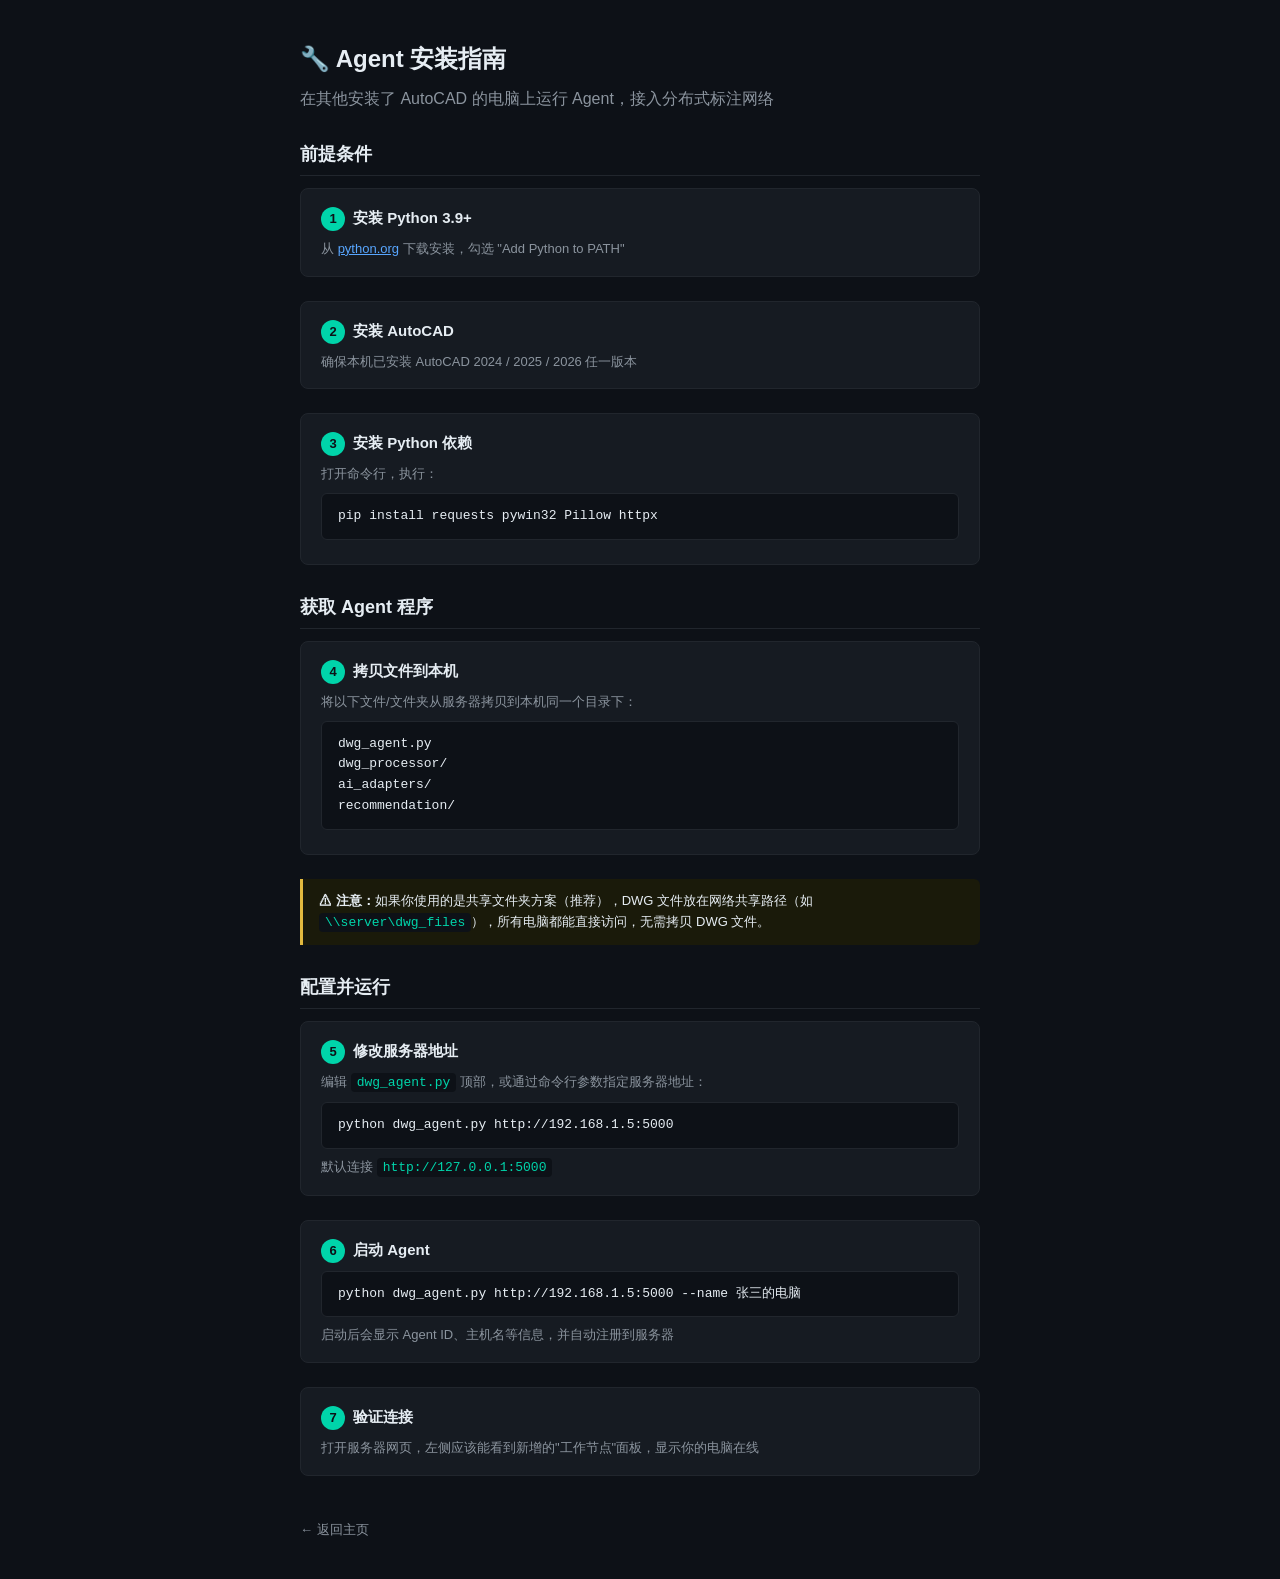
<file: static/agent_setup.html>
<!DOCTYPE html>
<html lang="zh-CN">
<head>
<meta charset="UTF-8">
<meta name="viewport" content="width=device-width, initial-scale=1.0">
<title>Agent 安装指南 — DWG 标注工厂</title>
<style>
*{margin:0;padding:0;box-sizing:border-box}
body{font-family:-apple-system,BlinkMacSystemFont,"Segoe UI",sans-serif;background:#0d1117;color:#e6edf3;line-height:1.6}
.container{max-width:720px;margin:0 auto;padding:40px 20px}
h1{font-size:24px;margin-bottom:8px}
h2{font-size:18px;margin:28px 0 12px;padding-bottom:6px;border-bottom:1px solid #21262d}
.sub{color:#8b949e;margin-bottom:28px}
.step{margin-bottom:24px;padding:16px 20px;background:#161b22;border:1px solid #21262d;border-radius:8px}
.step-num{display:inline-block;width:24px;height:24px;line-height:24px;text-align:center;background:#00D4AA;color:#0d1117;border-radius:50%;font-weight:700;font-size:13px;margin-right:8px}
.step h3{display:inline;font-size:15px}
.step p{margin:8px 0 0;color:#8b949e;font-size:13px}
code{background:#0d1117;padding:2px 6px;border-radius:4px;font-size:13px;color:#00D4AA}
pre{background:#0d1117;border:1px solid #21262d;border-radius:6px;padding:12px 16px;overflow-x:auto;margin:8px 0;font-size:13px}
pre code{background:none;padding:0;color:#e6edf3}
a{color:#58a6ff}
.note{padding:12px 16px;background:#1a1a0a;border-left:3px solid #e3ba3f;border-radius:0 6px 6px 0;margin:16px 0;font-size:13px}
.back{display:inline-block;margin-top:20px;color:#8b949e;text-decoration:none;font-size:13px}
.back:hover{color:#e6edf3}
</style>
</head>
<body>
<div class="container">
<h1>&#x1F527; Agent 安装指南</h1>
<p class="sub">在其他安装了 AutoCAD 的电脑上运行 Agent，接入分布式标注网络</p>

<h2>前提条件</h2>

<div class="step">
  <span class="step-num">1</span><h3>安装 Python 3.9+</h3>
  <p>从 <a href="https://www.python.org/downloads/" target="_blank">python.org</a> 下载安装，勾选 "Add Python to PATH"</p>
</div>

<div class="step">
  <span class="step-num">2</span><h3>安装 AutoCAD</h3>
  <p>确保本机已安装 AutoCAD 2024 / 2025 / 2026 任一版本</p>
</div>

<div class="step">
  <span class="step-num">3</span><h3>安装 Python 依赖</h3>
  <p>打开命令行，执行：</p>
  <pre><code>pip install requests pywin32 Pillow httpx</code></pre>
</div>

<h2>获取 Agent 程序</h2>

<div class="step">
  <span class="step-num">4</span><h3>拷贝文件到本机</h3>
  <p>将以下文件/文件夹从服务器拷贝到本机同一个目录下：</p>
  <pre><code>dwg_agent.py
dwg_processor/
ai_adapters/
recommendation/</code></pre>
</div>

<div class="note">
  <strong>&#x26A0; 注意：</strong>如果你使用的是共享文件夹方案（推荐），DWG 文件放在网络共享路径（如 <code>\\server\dwg_files</code>），所有电脑都能直接访问，无需拷贝 DWG 文件。
</div>

<h2>配置并运行</h2>

<div class="step">
  <span class="step-num">5</span><h3>修改服务器地址</h3>
  <p>编辑 <code>dwg_agent.py</code> 顶部，或通过命令行参数指定服务器地址：</p>
  <pre><code>python dwg_agent.py http://192.168.1.5:5000</code></pre>
  <p style="margin-top:8px">默认连接 <code>http://127.0.0.1:5000</code></p>
</div>

<div class="step">
  <span class="step-num">6</span><h3>启动 Agent</h3>
  <pre><code>python dwg_agent.py http://192.168.1.5:5000 --name 张三的电脑</code></pre>
  <p>启动后会显示 Agent ID、主机名等信息，并自动注册到服务器</p>
</div>

<div class="step">
  <span class="step-num">7</span><h3>验证连接</h3>
  <p>打开服务器网页，左侧应该能看到新增的"工作节点"面板，显示你的电脑在线</p>
</div>

<a class="back" href="/">&#x2190; 返回主页</a>
</div>
</body>
</html>
</file>
